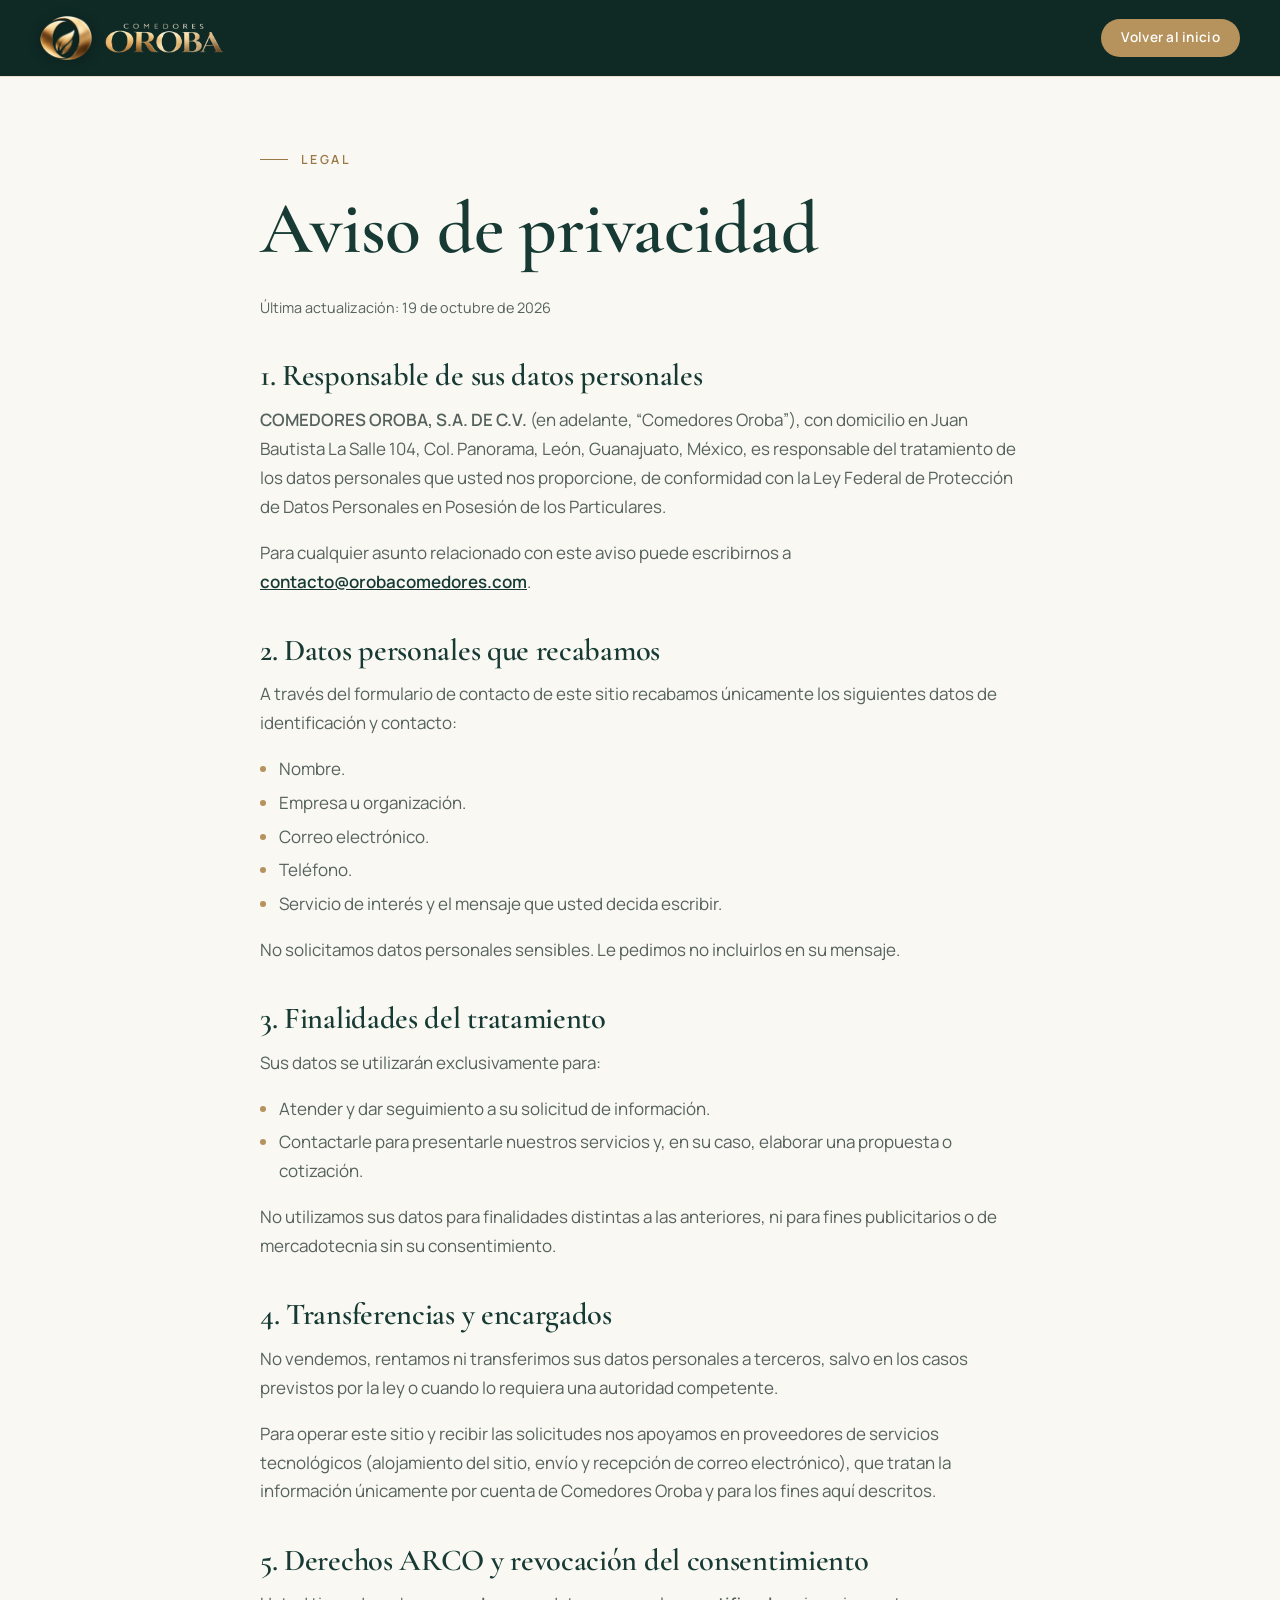
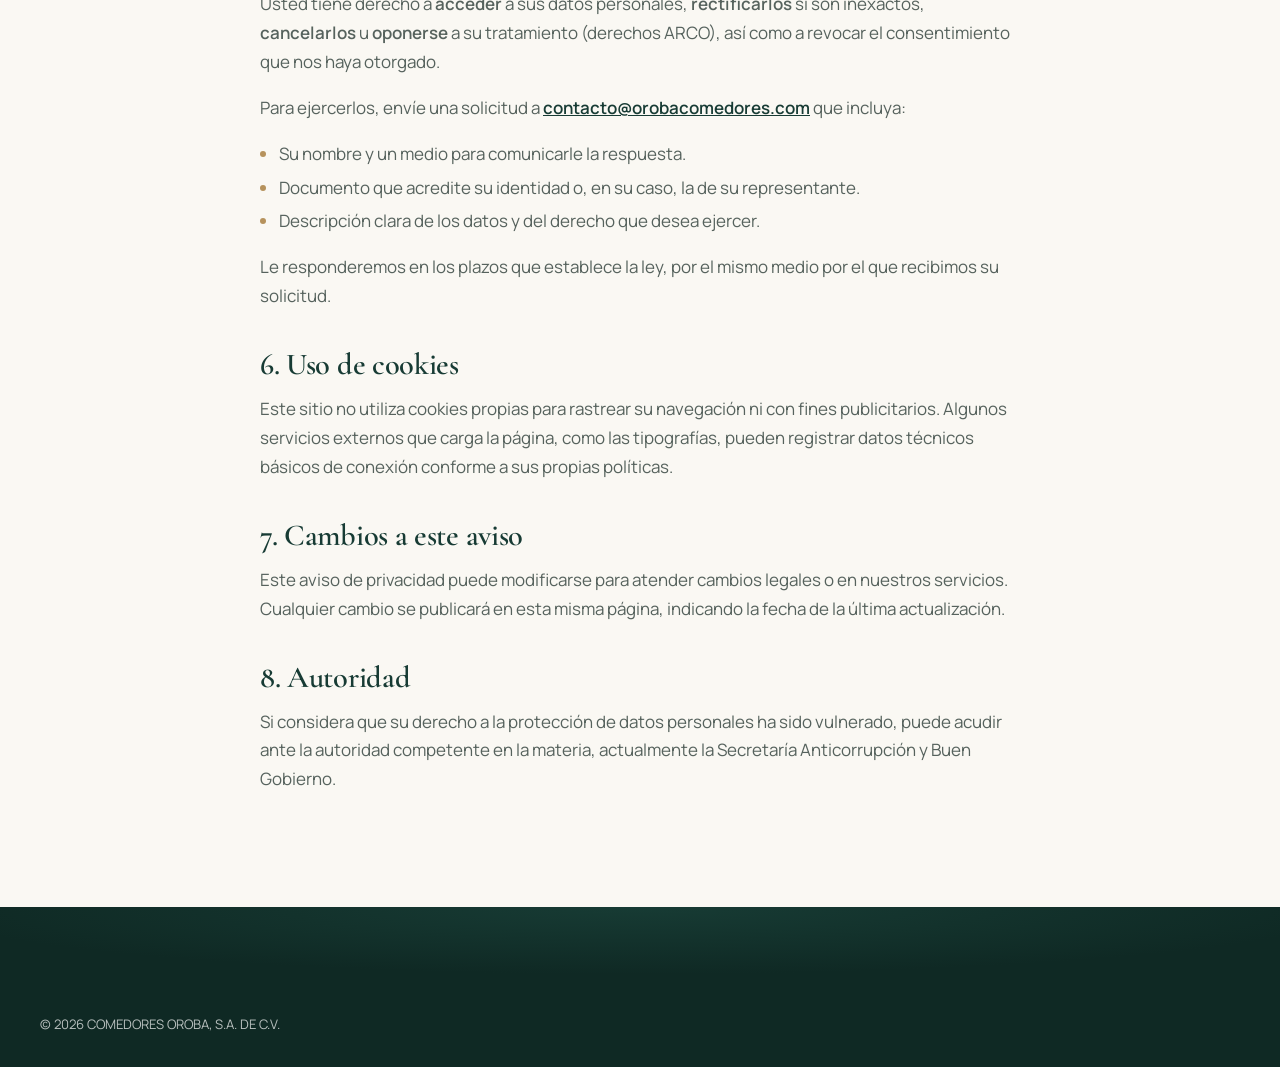
<file: aviso-de-privacidad.html>
<!doctype html>
<html lang="es-MX">
<head>
  <meta charset="utf-8">
  <meta name="viewport" content="width=device-width, initial-scale=1">
  <title>Aviso de privacidad | Comedores Oroba</title>
  <meta name="robots" content="noindex">
  <link rel="icon" href="assets/favicon.ico" sizes="any">
  <link rel="icon" href="assets/favicon.png" type="image/png">
  <link rel="apple-touch-icon" href="assets/apple-touch-icon.png">
  <link rel="preconnect" href="https://fonts.googleapis.com">
  <link rel="preconnect" href="https://fonts.gstatic.com" crossorigin>
  <link href="https://fonts.googleapis.com/css2?family=Cormorant+Garamond:wght@500;600&family=Manrope:wght@400;500;600&display=swap" rel="stylesheet">
  <link rel="stylesheet" href="css/styles.css">
</head>
<body>
  <header class="site-header is-solid">
    <div class="container header-inner">
      <a href="index.html" class="brand" aria-label="Comedores Oroba, ir al inicio">
        <img class="brand-emblem" src="assets/logo/oroba-emblema.webp" alt="" width="420" height="355">
        <img class="brand-word" src="assets/logo/oroba-wordmark.webp" alt="Comedores Oroba" width="700" height="176">
      </a>
      <a href="index.html" class="btn btn-small btn-gold">Volver al inicio</a>
    </div>
  </header>
  <main class="page-simple">
    <div class="container">
      <p class="eyebrow eyebrow-gold">Legal</p>
      <h1>Aviso de privacidad</h1>
      <p class="legal-updated">Última actualización: 19 de octubre de 2026</p>

      <div class="legal">
        <h2>1. Responsable de sus datos personales</h2>
        <p><strong>COMEDORES OROBA, S.A. DE C.V.</strong> (en adelante, “Comedores Oroba”), con domicilio en Juan Bautista La Salle 104, Col. Panorama, León, Guanajuato, México, es responsable del tratamiento de los datos personales que usted nos proporcione, de conformidad con la Ley Federal de Protección de Datos Personales en Posesión de los Particulares.</p>
        <p>Para cualquier asunto relacionado con este aviso puede escribirnos a <a href="mailto:contacto@orobacomedores.com">contacto@orobacomedores.com</a>.</p>

        <h2>2. Datos personales que recabamos</h2>
        <p>A través del formulario de contacto de este sitio recabamos únicamente los siguientes datos de identificación y contacto:</p>
        <ul>
          <li>Nombre.</li>
          <li>Empresa u organización.</li>
          <li>Correo electrónico.</li>
          <li>Teléfono.</li>
          <li>Servicio de interés y el mensaje que usted decida escribir.</li>
        </ul>
        <p>No solicitamos datos personales sensibles. Le pedimos no incluirlos en su mensaje.</p>

        <h2>3. Finalidades del tratamiento</h2>
        <p>Sus datos se utilizarán exclusivamente para:</p>
        <ul>
          <li>Atender y dar seguimiento a su solicitud de información.</li>
          <li>Contactarle para presentarle nuestros servicios y, en su caso, elaborar una propuesta o cotización.</li>
        </ul>
        <p>No utilizamos sus datos para finalidades distintas a las anteriores, ni para fines publicitarios o de mercadotecnia sin su consentimiento.</p>

        <h2>4. Transferencias y encargados</h2>
        <p>No vendemos, rentamos ni transferimos sus datos personales a terceros, salvo en los casos previstos por la ley o cuando lo requiera una autoridad competente.</p>
        <p>Para operar este sitio y recibir las solicitudes nos apoyamos en proveedores de servicios tecnológicos (alojamiento del sitio, envío y recepción de correo electrónico), que tratan la información únicamente por cuenta de Comedores Oroba y para los fines aquí descritos.</p>

        <h2>5. Derechos ARCO y revocación del consentimiento</h2>
        <p>Usted tiene derecho a <strong>acceder</strong> a sus datos personales, <strong>rectificarlos</strong> si son inexactos, <strong>cancelarlos</strong> u <strong>oponerse</strong> a su tratamiento (derechos ARCO), así como a revocar el consentimiento que nos haya otorgado.</p>
        <p>Para ejercerlos, envíe una solicitud a <a href="mailto:contacto@orobacomedores.com">contacto@orobacomedores.com</a> que incluya:</p>
        <ul>
          <li>Su nombre y un medio para comunicarle la respuesta.</li>
          <li>Documento que acredite su identidad o, en su caso, la de su representante.</li>
          <li>Descripción clara de los datos y del derecho que desea ejercer.</li>
        </ul>
        <p>Le responderemos en los plazos que establece la ley, por el mismo medio por el que recibimos su solicitud.</p>

        <h2>6. Uso de cookies</h2>
        <p>Este sitio no utiliza cookies propias para rastrear su navegación ni con fines publicitarios. Algunos servicios externos que carga la página, como las tipografías, pueden registrar datos técnicos básicos de conexión conforme a sus propias políticas.</p>

        <h2>7. Cambios a este aviso</h2>
        <p>Este aviso de privacidad puede modificarse para atender cambios legales o en nuestros servicios. Cualquier cambio se publicará en esta misma página, indicando la fecha de la última actualización.</p>

        <h2>8. Autoridad</h2>
        <p>Si considera que su derecho a la protección de datos personales ha sido vulnerado, puede acudir ante la autoridad competente en la materia, actualmente la Secretaría Anticorrupción y Buen Gobierno.</p>
      </div>
    </div>
  </main>
  <footer class="site-footer">
    <div class="container footer-bottom">
      <p>© 2026 COMEDORES OROBA, S.A. DE C.V.</p>
    </div>
  </footer>
</body>
</html>
</file>
<file: css/styles.css>
/* ==========================================================
   Comedores Oroba — estilos
   ========================================================== */
:root {
  --green: #173B34;
  --green-900: #0F2924;
  --sage: #A5B5A1;
  --sage-100: #E6ECE4;
  --cream: #FAF8F3;
  --gold: #B6925C;
  --gold-600: #9A7845;
  --white: #FFFFFF;
  --ink: #1D2622;
  --muted: #56625D;
  --line: rgba(23, 59, 52, .14);

  --serif: "Cormorant Garamond", Georgia, "Times New Roman", serif;
  --sans: "Manrope", system-ui, -apple-system, "Segoe UI", Roboto, sans-serif;

  --radius: 14px;
  --radius-lg: 22px;
  --shadow: 0 20px 50px -24px rgba(15, 41, 36, .35);
  --header-h: 76px;
  --ease: cubic-bezier(.22, .61, .36, 1);
}

*, *::before, *::after { box-sizing: border-box; }
html { scroll-behavior: smooth; scroll-padding-top: var(--header-h); -webkit-text-size-adjust: 100%; }
body {
  margin: 0;
  font-family: var(--sans);
  font-size: 1.0625rem;
  line-height: 1.7;
  color: var(--ink);
  background: var(--cream);
  -webkit-font-smoothing: antialiased;
}
img { display: block; max-width: 100%; height: auto; }
a { color: inherit; }
h1, h2, h3 { font-family: var(--serif); font-weight: 600; line-height: 1.08; margin: 0 0 .5em; letter-spacing: -.01em; color: var(--green); }
h1 { font-size: clamp(2.6rem, 6vw, 4.6rem); }
h2 { font-size: clamp(2.1rem, 4.2vw, 3.3rem); }
h3 { font-size: clamp(1.5rem, 2.2vw, 1.9rem); }
p { margin: 0 0 1em; }
strong { font-weight: 600; }

.container { width: min(1200px, 100% - 2.5rem); margin-inline: auto; }
.section { padding: clamp(5rem, 10vw, 8.5rem) 0; }

.skip-link { position: absolute; left: 1rem; top: -100px; z-index: 100; background: var(--gold); color: var(--white); padding: .6rem 1rem; border-radius: 8px; }
.skip-link:focus { top: 1rem; }
:focus-visible { outline: 2px solid var(--gold); outline-offset: 3px; border-radius: 4px; }

.eyebrow { font-size: .78rem; font-weight: 600; letter-spacing: .2em; text-transform: uppercase; margin-bottom: 1.2rem; color: var(--sage); display: inline-flex; align-items: center; gap: .8rem; }
.eyebrow::before { content: ""; width: 28px; height: 1px; background: currentColor; }
.eyebrow-gold { color: var(--gold-600); }
.eyebrow-sage { color: var(--sage); }

/* ---------- Botones ---------- */
.btn {
  display: inline-flex; align-items: center; justify-content: center;
  padding: .95rem 1.7rem; border-radius: 999px; border: 1px solid transparent;
  font: 600 .95rem/1 var(--sans); letter-spacing: .02em; text-decoration: none;
  cursor: pointer; transition: background .3s var(--ease), color .3s var(--ease), border-color .3s var(--ease), transform .3s var(--ease);
}
.btn:hover { transform: translateY(-2px); }
.btn-small { padding: .7rem 1.2rem; font-size: .85rem; }
.btn-gold { background: var(--gold); color: var(--white); }
.btn-gold:hover { background: var(--gold-600); }
.btn-green { background: var(--green); color: var(--white); }
.btn-green:hover { background: var(--green-900); }
.btn-outline-light { border-color: rgba(255,255,255,.45); color: var(--white); }
.btn-outline-light:hover { border-color: var(--white); background: rgba(255,255,255,.08); }
.btn[disabled] { opacity: .6; cursor: wait; transform: none; }

/* ---------- Header ---------- */
.site-header {
  position: fixed; inset: 0 0 auto; z-index: 50; height: var(--header-h);
  display: flex; align-items: center; color: var(--white);
  transition: background .35s var(--ease), box-shadow .35s var(--ease), color .35s var(--ease);
}
.site-header.is-scrolled { background: rgba(15, 41, 36, .92); backdrop-filter: blur(12px); -webkit-backdrop-filter: blur(12px); box-shadow: 0 1px 0 rgba(182,146,92,.25); }
.header-inner { display: flex; align-items: center; justify-content: space-between; gap: 1rem; }
.brand { display: flex; align-items: center; gap: .8rem; text-decoration: none; }
.brand-emblem { height: 44px; width: auto; filter: drop-shadow(0 2px 6px rgba(0,0,0,.25)); transition: height .35s var(--ease); }
.brand-word { height: 30px; width: auto; transition: height .35s var(--ease); }
.site-header.is-scrolled .brand-emblem { height: 38px; }
.site-header.is-scrolled .brand-word { height: 26px; }
.nav { display: flex; align-items: center; gap: 2rem; }
.nav a:not(.btn) { text-decoration: none; font-size: .92rem; font-weight: 500; position: relative; padding: .3rem 0; }
.nav a:not(.btn)::after { content: ""; position: absolute; left: 0; bottom: 0; width: 100%; height: 1px; background: var(--gold); transform: scaleX(0); transform-origin: left; transition: transform .35s var(--ease); }
.nav a:not(.btn):hover::after, .nav a.is-active::after { transform: scaleX(1); }
.nav-emblem { display: none; }
.nav-toggle { display: none; background: none; border: 0; width: 44px; height: 44px; cursor: pointer; color: inherit; position: relative; }
.nav-toggle span { position: absolute; left: 11px; right: 11px; height: 1.5px; background: currentColor; transition: transform .3s var(--ease), top .3s var(--ease); }
.nav-toggle span:first-child { top: 17px; }
.nav-toggle span:last-child { top: 26px; }
.nav-toggle[aria-expanded="true"] span:first-child { top: 21px; transform: rotate(45deg); }
.nav-toggle[aria-expanded="true"] span:last-child { top: 21px; transform: rotate(-45deg); }

/* ---------- Medios / marcadores de foto ---------- */
.media { position: relative; margin: 0; overflow: hidden; background: linear-gradient(135deg, var(--sage-100), #D4DDD1); }
.media::before {
  content: attr(data-label); position: absolute; inset: 0; display: grid; place-items: center; padding: 1rem; text-align: center;
  font-size: .78rem; letter-spacing: .14em; text-transform: uppercase; color: rgba(23,59,52,.55);
  background-image: repeating-linear-gradient(45deg, transparent 0 14px, rgba(23,59,52,.04) 14px 15px);
}
.media img { position: relative; width: 100%; height: 100%; object-fit: cover; transition: transform 1.2s var(--ease); }
.media img.is-missing { visibility: hidden; }

/* ---------- Hero ---------- */
.hero {
  position: relative; min-height: 100vh; min-height: 100svh; display: flex; align-items: center;
  padding: calc(var(--header-h) + 3rem) 0 4rem; color: var(--white);
  background: radial-gradient(120% 90% at 85% 10%, #22504A 0%, var(--green) 45%, var(--green-900) 100%);
  overflow: hidden;
}
.hero-watermark { position: absolute; left: -8vw; bottom: -14vw; width: 52vw; max-width: 760px; opacity: .06; pointer-events: none; filter: blur(.5px); }
.hero-media .hero-logo { position: absolute; inset: 0; margin: auto; width: 72%; height: auto; object-fit: contain; filter: drop-shadow(0 18px 30px rgba(0,0,0,.35)); animation: logoIn 1.6s var(--ease) .2s both; }
.hero-media .hero-photo { position: absolute; inset: 0; z-index: 1; }
.hero-media::before { display: none; }
@keyframes logoIn { from { opacity: 0; transform: translateY(16px) scale(.97); } to { opacity: 1; transform: none; } }
.hero-grid { display: grid; grid-template-columns: 1.05fr .95fr; gap: clamp(2rem, 5vw, 5rem); align-items: center; position: relative; z-index: 1; }
.hero h1 { color: var(--white); max-width: 12ch; }
.hero .lead { font-size: clamp(1.05rem, 1.4vw, 1.2rem); color: rgba(255,255,255,.8); max-width: 34rem; margin-bottom: 2.4rem; }
.hero-actions { display: flex; flex-wrap: wrap; gap: 1rem; }
.hero-media { aspect-ratio: 4 / 5; border-radius: 240px 240px var(--radius-lg) var(--radius-lg); box-shadow: 0 40px 80px -30px rgba(0,0,0,.5), inset 0 0 0 1px rgba(182,146,92,.35); background: radial-gradient(90% 70% at 50% 40%, #24504A 0%, #173B34 55%, #10302A 100%); }
.hero-media::before { color: rgba(255,255,255,.5); background-image: repeating-linear-gradient(45deg, transparent 0 14px, rgba(255,255,255,.04) 14px 15px); }

/* ---------- Nosotros ---------- */
.about { background: var(--cream); }
.about-grid { display: grid; grid-template-columns: .9fr 1.1fr; gap: clamp(2rem, 6vw, 6rem); align-items: start; }
.about-text { font-size: 1.12rem; color: var(--muted); border-left: 1px solid var(--gold); padding-left: clamp(1.5rem, 3vw, 2.5rem); }
.about-text p:first-child { color: var(--ink); font-size: 1.22rem; }

/* ---------- Servicios ---------- */
.services { background: var(--white); }
.section-head { max-width: 40rem; margin-bottom: clamp(2.5rem, 5vw, 4rem); }
.services-grid { display: grid; grid-template-columns: 1fr 1fr; gap: 1.5rem; }
.service-card { background: var(--cream); border-radius: var(--radius-lg); overflow: hidden; display: flex; flex-direction: column; transition: transform .5s var(--ease), box-shadow .5s var(--ease); }
.service-card:hover { transform: translateY(-6px); box-shadow: var(--shadow); }
.service-card:hover .media img { transform: scale(1.04); }
.service-card .media { aspect-ratio: 3 / 2; }
.service-body { padding: clamp(1.6rem, 3vw, 2.4rem); display: flex; flex-direction: column; flex: 1; }
.service-body p { color: var(--muted); }
.service-num { font-family: var(--serif); font-size: 1.1rem; color: var(--gold-600); letter-spacing: .1em; margin-bottom: .6rem; }
.link-arrow { margin-top: auto; padding-top: .6rem; font-weight: 600; font-size: .92rem; color: var(--green); text-decoration: none; display: inline-flex; gap: .5rem; align-items: center; align-self: flex-start; }
.link-arrow span { transition: transform .3s var(--ease); }
.link-arrow:hover span { transform: translateX(5px); }

.service-main { grid-column: 1 / -1; display: grid; grid-template-columns: 1.15fr 1fr; background: var(--green); color: var(--white); }
.service-main .media { aspect-ratio: auto; min-height: 420px; height: 100%; }
.service-main .service-body { justify-content: center; padding: clamp(2rem, 5vw, 4rem); }
.service-main h3 { color: var(--white); font-size: clamp(1.9rem, 3vw, 2.6rem); }
.service-main p { color: rgba(255,255,255,.78); }
.service-main .service-num { color: var(--gold); }
.service-main .link-arrow { color: var(--gold); margin-top: 1rem; }

/* ---------- Soluciones ---------- */
.solutions { background: var(--green); color: rgba(255,255,255,.8); }
.solutions h2 { color: var(--white); }
.solutions-head { display: grid; grid-template-columns: 1fr 1fr; gap: clamp(2rem, 6vw, 6rem); margin-bottom: clamp(3rem, 6vw, 4.5rem); align-items: end; }
.env-grid { list-style: none; margin: 0; padding: 0; display: grid; grid-template-columns: repeat(5, 1fr); border-top: 1px solid rgba(165,181,161,.25); }
.env { padding: 2.2rem 1.4rem 1rem; border-right: 1px solid rgba(165,181,161,.25); display: flex; flex-direction: column; gap: 1.3rem; transition: background .4s var(--ease); }
.env:last-child { border-right: 0; }
.env:hover { background: rgba(255,255,255,.04); }
.env svg { width: 44px; height: 44px; fill: none; stroke: var(--gold); stroke-width: 1.4; stroke-linecap: round; stroke-linejoin: round; }
.env span { font-family: var(--serif); font-size: 1.4rem; line-height: 1.2; color: var(--white); }

/* ---------- Filosofía ---------- */
.philosophy { position: relative; padding: clamp(5rem, 10vw, 8rem) 0; background: var(--cream); }
.philosophy-media { position: absolute; inset: 0 0 25% 0; }
.philosophy .container { position: relative; display: flex; justify-content: flex-end; padding-top: clamp(10rem, 22vw, 18rem); }
.philosophy-card { background: var(--white); max-width: 36rem; padding: clamp(2rem, 5vw, 3.5rem); border-radius: var(--radius-lg); box-shadow: var(--shadow); }
.philosophy-card p { color: var(--muted); }
.philosophy-card p:last-child { margin-bottom: 0; }

/* ---------- Contacto ---------- */
.contact { background: var(--cream); }
.contact-grid { display: grid; grid-template-columns: .85fr 1.15fr; gap: clamp(2rem, 6vw, 6rem); align-items: start; }
.contact-intro p:last-child { color: var(--muted); font-size: 1.1rem; }
.contact-form { background: var(--white); border-radius: var(--radius-lg); padding: clamp(1.6rem, 4vw, 3rem); box-shadow: var(--shadow); display: grid; grid-template-columns: 1fr 1fr; gap: 1.3rem 1.4rem; }
.field { display: flex; flex-direction: column; gap: .45rem; }
.field-full { grid-column: 1 / -1; }
.field label { font-size: .85rem; font-weight: 600; color: var(--green); }
.field input, .field select, .field textarea {
  width: 100%; font: 400 1rem/1.5 var(--sans); color: var(--ink);
  background: var(--cream); border: 1px solid var(--line); border-radius: 10px; padding: .8rem 1rem;
  transition: border-color .25s, box-shadow .25s, background .25s;
}
.field textarea { resize: vertical; min-height: 130px; }
.field select { appearance: none; background-image: url("data:image/svg+xml,%3Csvg xmlns='http://www.w3.org/2000/svg' width='12' height='8' fill='none' stroke='%23173B34' stroke-width='1.5'%3E%3Cpath d='M1 1l5 5 5-5'/%3E%3C/svg%3E"); background-repeat: no-repeat; background-position: right 1rem center; padding-right: 2.5rem; }
.field input:focus, .field select:focus, .field textarea:focus { outline: none; border-color: var(--gold); background: var(--white); box-shadow: 0 0 0 3px rgba(182,146,92,.18); }
.field.has-error input, .field.has-error select { border-color: #A4473B; }
.field-check { flex-direction: row; align-items: flex-start; gap: .7rem; }
.field-check input { width: 18px; height: 18px; margin-top: .2rem; accent-color: var(--green); flex: none; }
.field-check label { font-weight: 400; color: var(--muted); }
.field-check.has-error label { color: #A4473B; }
.hp { position: absolute; left: -9999px; width: 1px; height: 1px; opacity: 0; }
.form-footer { display: flex; flex-wrap: wrap; align-items: center; gap: 1rem 1.5rem; }
.form-status { margin: 0; font-size: .92rem; color: var(--muted); flex: 1 1 220px; }
.form-status.is-error { color: #A4473B; }
.form-status.is-ok { color: var(--green); font-weight: 600; }

/* ---------- Footer ---------- */
.site-footer { background: radial-gradient(80% 60% at 50% 0%, #173B34 0%, var(--green-900) 70%); color: rgba(255,255,255,.7); padding: 5rem 0 2rem; }
.footer-brand { display: flex; flex-direction: column; align-items: center; text-align: center; padding-bottom: 3.5rem; margin-bottom: 2.5rem; border-bottom: 1px solid rgba(182,146,92,.22); }
.footer-logo { width: min(320px, 70vw); height: auto; filter: drop-shadow(0 14px 28px rgba(0,0,0,.35)); }
.footer-grid { display: flex; flex-wrap: wrap; justify-content: space-between; align-items: center; gap: 1.5rem 2rem; padding-bottom: 2rem; border-bottom: 1px solid rgba(255,255,255,.08); }
.footer-name { font-size: .8rem; letter-spacing: .18em; color: rgba(255,255,255,.6); margin: 0; }
.footer-tag { font-family: var(--serif); font-style: italic; font-size: 1.35rem; color: var(--gold); margin: 1.8rem 0 0; }
.footer-nav { display: flex; flex-wrap: wrap; gap: .8rem 2rem; align-items: center; }
.footer-nav a { text-decoration: none; font-size: .92rem; }
.footer-nav a:hover { color: var(--white); }
.footer-bottom { padding-top: 1.6rem; font-size: .82rem; }
.footer-bottom p { margin: 0; }

/* ---------- Página interna (aviso de privacidad) ---------- */
.page-simple { padding: calc(var(--header-h) + 4rem) 0 6rem; min-height: 70vh; }
.page-simple .container { max-width: 760px; }
.page-simple .notice { background: var(--white); border-left: 3px solid var(--gold); padding: 1.5rem 1.8rem; border-radius: 0 var(--radius) var(--radius) 0; color: var(--muted); }
.site-header.is-solid { background: var(--green-900); color: var(--white); box-shadow: 0 1px 0 rgba(182,146,92,.25); }

/* ---------- Animaciones ---------- */
.reveal { opacity: 0; transform: translateY(26px); transition: opacity .9s var(--ease), transform .9s var(--ease); }
.reveal.is-visible { opacity: 1; transform: none; }
.no-js .reveal { opacity: 1; transform: none; }
.env-grid .env:nth-child(2) { transition-delay: .08s; }
.env-grid .env:nth-child(3) { transition-delay: .16s; }
.env-grid .env:nth-child(4) { transition-delay: .24s; }
.env-grid .env:nth-child(5) { transition-delay: .32s; }

@media (prefers-reduced-motion: reduce) {
  html { scroll-behavior: auto; }
  *, *::before, *::after { transition-duration: .01ms !important; animation-duration: .01ms !important; }
  .reveal { opacity: 1; transform: none; }
}

/* ---------- Responsive ---------- */
@media (max-width: 1024px) {
  .env-grid { grid-template-columns: repeat(3, 1fr); }
  .env:nth-child(3) { border-right: 0; }
  .env:nth-child(n+4) { border-top: 1px solid rgba(165,181,161,.25); }
}

@media (max-width: 860px) {
  :root { --header-h: 68px; }
  .nav-toggle { display: block; z-index: 2; }
  .nav {
    position: fixed; inset: 0; flex-direction: column; justify-content: center; gap: 1.6rem;
    background: var(--green); color: var(--white); font-size: 1.2rem;
    opacity: 0; visibility: hidden; transition: opacity .35s var(--ease), visibility .35s;
  }
  .nav a:not(.btn) { font-family: var(--serif); font-size: 1.9rem; }
  .nav-emblem { display: block; width: 92px; height: auto; margin-bottom: 1rem; opacity: .9; }
  .nav.is-open { opacity: 1; visibility: visible; }
  body.menu-open { overflow: hidden; }
  body.menu-open .site-header { background: transparent; box-shadow: none; backdrop-filter: none; -webkit-backdrop-filter: none; }
  body.menu-open .brand { visibility: hidden; }

  .hero-grid, .about-grid, .solutions-head, .contact-grid, .service-main { grid-template-columns: 1fr; }
  .hero { min-height: auto; }
  .hero-media { aspect-ratio: 1 / 1; border-radius: 200px 200px var(--radius-lg) var(--radius-lg); max-width: 520px; width: 100%; margin-inline: auto; }
  .hero-watermark { width: 90vw; bottom: -20vw; }
  .services-grid { grid-template-columns: 1fr; }
  .service-main .media { min-height: 260px; aspect-ratio: 3 / 2; }
  .philosophy-media { inset: 0 0 45% 0; }
  .philosophy .container { padding-top: clamp(12rem, 45vw, 18rem); }
}

@media (max-width: 600px) {
  .container { width: calc(100% - 2rem); }
  .env-grid { grid-template-columns: 1fr 1fr; }
  .env, .env:nth-child(3) { border-right: 1px solid rgba(165,181,161,.25); }
  .env:nth-child(2n) { border-right: 0; }
  .env:nth-child(n+3) { border-top: 1px solid rgba(165,181,161,.25); }
  .env:last-child { grid-column: 1 / -1; border-right: 0; }
  .env span { font-size: 1.2rem; }
  .contact-form { grid-template-columns: 1fr; }
  .hero-actions .btn { flex: 1 1 100%; }
  .brand-emblem { height: 36px; }
  .brand-word { height: 24px; }
  .site-header.is-scrolled .brand-word { height: 22px; }
  .site-header.is-scrolled .brand-emblem { height: 32px; }
  .footer-grid { flex-direction: column; align-items: flex-start; }
}

/* Filosofía: degradado suave para integrar la foto con el fondo */
.philosophy-media::after { content: ""; position: absolute; inset: 0; pointer-events: none;
  background: linear-gradient(180deg, rgba(15,41,36,.18) 0%, rgba(15,41,36,0) 30%, rgba(250,248,243,0) 70%, var(--cream) 100%); }
.philosophy-media img { object-position: center 65%; }

/* Dirección */
.contact-address { font-style: normal; display: flex; gap: 1rem; align-items: flex-start; margin-top: 2.2rem; padding-top: 2rem; border-top: 1px solid var(--line); color: var(--muted); line-height: 1.6; }
.contact-address svg { width: 26px; height: 26px; flex: none; fill: none; stroke: var(--gold-600); stroke-width: 1.5; stroke-linecap: round; stroke-linejoin: round; margin-top: .15rem; }
.contact-address strong { display: block; color: var(--green); font-size: .8rem; letter-spacing: .16em; text-transform: uppercase; margin-bottom: .3rem; }
.contact-address .link-arrow { display: flex; width: max-content; margin-top: .7rem; padding-top: 0; }
.footer-address { margin: .35rem 0 0; font-size: .88rem; color: rgba(255,255,255,.6); }
.contact-mail { margin-top: 1.4rem; padding-top: 0; border-top: 0; }
.mail-link { color: var(--green); font-weight: 600; text-decoration: none; border-bottom: 1px solid var(--gold); padding-bottom: 1px; }
.mail-link:hover { color: var(--gold-600); }
.footer-address a { color: rgba(255,255,255,.8); text-decoration: none; }
.footer-address a:hover { color: var(--gold); }
.form-alt { margin: .4rem 0 0; padding-top: 1.2rem; border-top: 1px solid var(--line); font-size: .92rem; color: var(--muted); }
.form-alt a { color: var(--green); font-weight: 600; text-decoration: none; border-bottom: 1px solid var(--gold); white-space: nowrap; }

/* Aviso de privacidad */
.legal-updated { color: var(--muted); font-size: .9rem; margin-top: -.6rem; }
.legal { margin-top: 2.5rem; color: var(--ink); }
.legal h2 { font-size: clamp(1.5rem, 2.4vw, 1.9rem); margin: 2.4rem 0 .8rem; }
.legal p, .legal li { color: var(--muted); }
.legal ul { padding-left: 1.2rem; margin: 0 0 1em; }
.legal li { margin-bottom: .3rem; }
.legal li::marker { color: var(--gold); }
.legal a { color: var(--green); font-weight: 600; }
</file>
